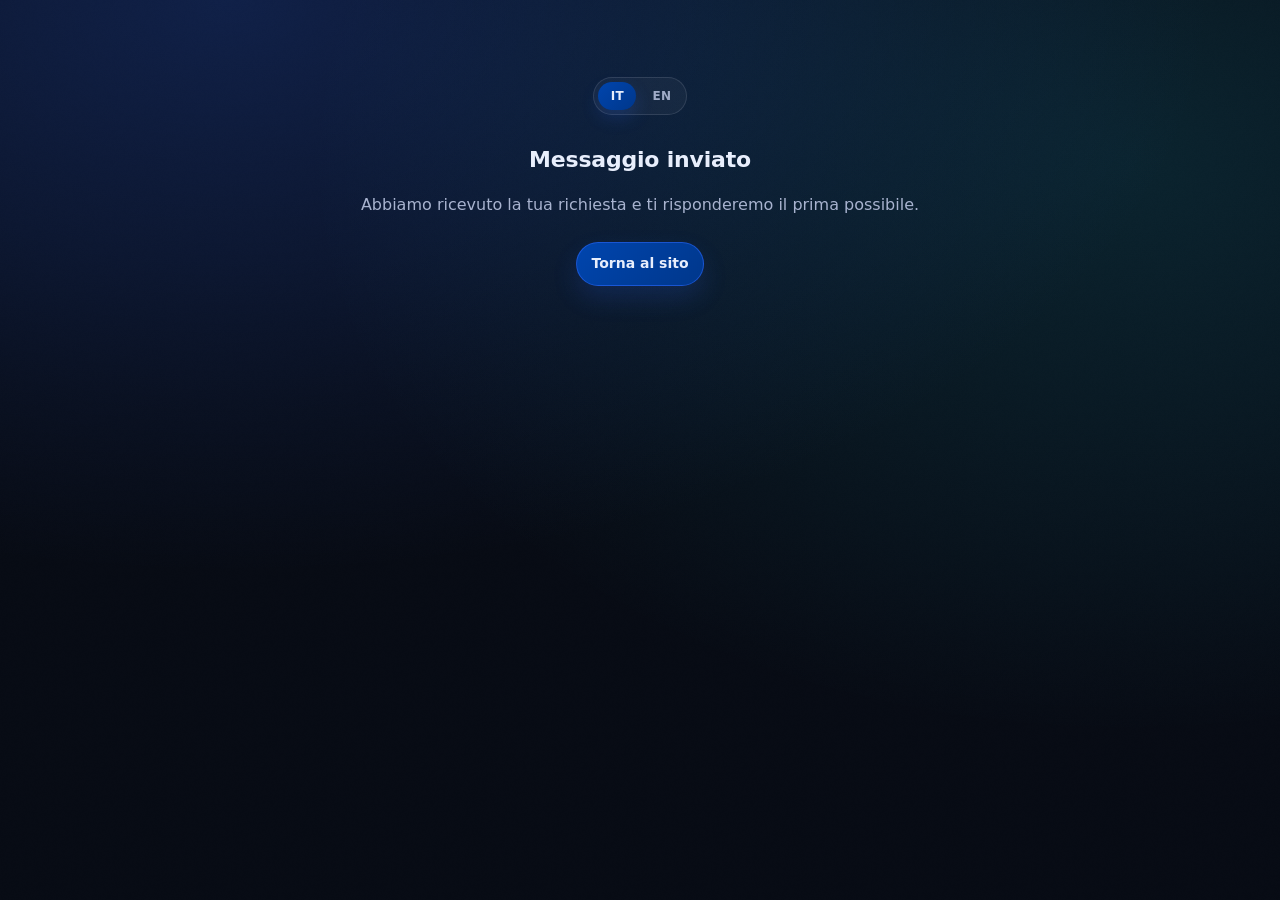
<file: conferma.html>
<!doctype html>
<html lang="it">
<head>
  <meta charset="utf-8" />
  <meta name="viewport" content="width=device-width, initial-scale=1" />

  <title>Messaggio inviato – TBtech</title>

  <link rel="stylesheet" href="style.css" />
  <link rel="icon" type="image/png" href="miniLogo.png" />
</head>

<body>
  <main class="sezione">
    <div class="contenitore pagina-conferma">
      <div class="selettore-lingua selettore-lingua-pagina">
        <button class="bottone-lingua attivo" type="button" data-lingua="it">IT</button>
        <button class="bottone-lingua" type="button" data-lingua="en">EN</button>
      </div>

      <h1 class="titolo-sezione" data-i18n="confirm_title">Messaggio inviato</h1>

      <p class="testo-secondario" data-i18n="confirm_text">
        Abbiamo ricevuto la tua richiesta e ti risponderemo il prima possibile.
      </p>

      <p class="spazio-alto">
        <a class="pulsante pulsante-primario" href="/index.html" data-i18n="confirm_back">
          Torna al sito
        </a>
      </p>
    </div>
  </main>

  <script src="app.js"></script>
</body>
</html>
</file>
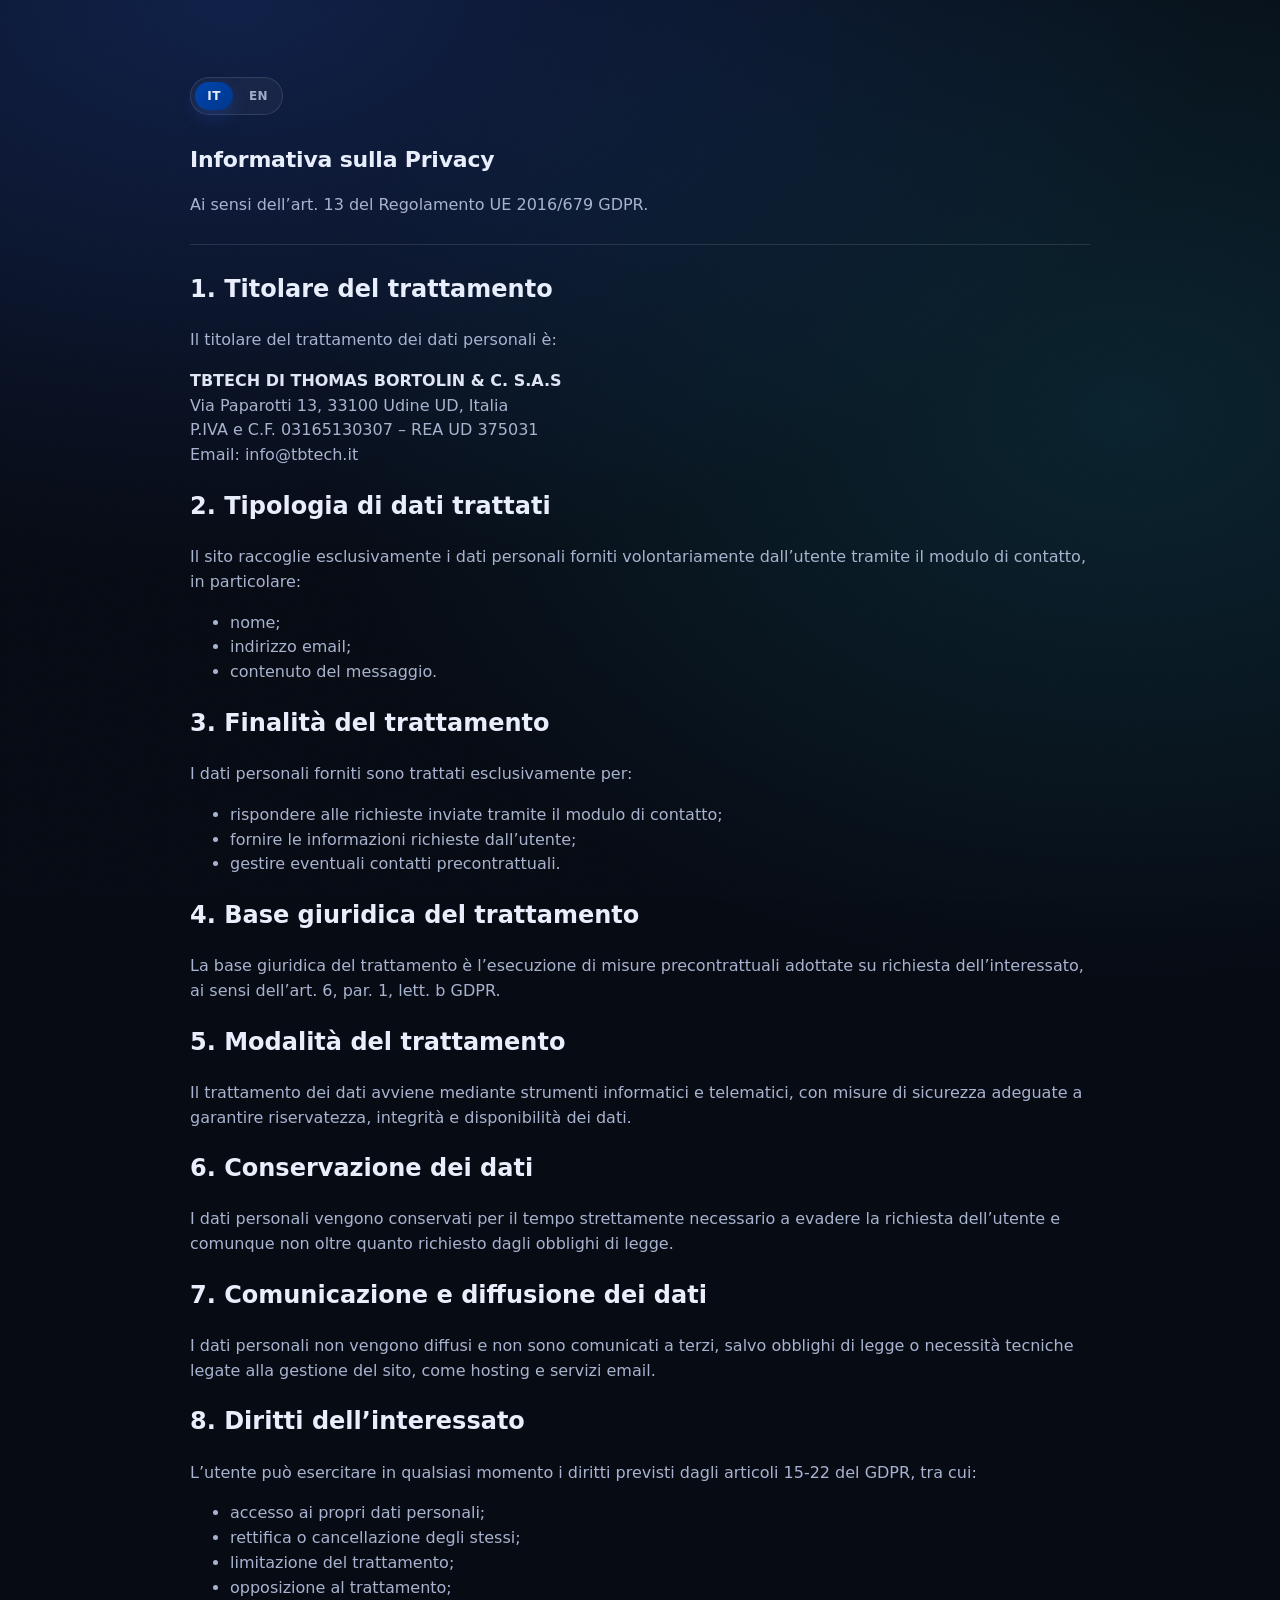
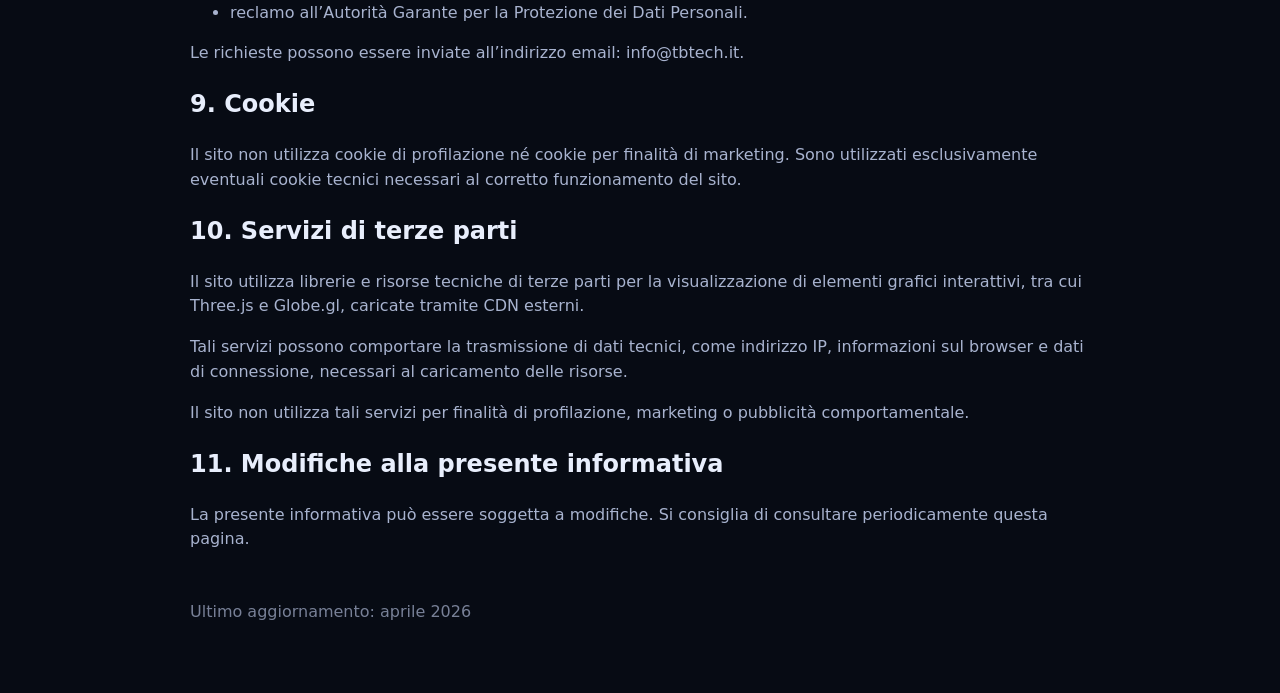
<file: privacy.html>
<!doctype html>
<html lang="it">
<head>
  <meta charset="utf-8" />
  <meta name="viewport" content="width=device-width, initial-scale=1" />

  <title>Privacy Policy – TBtech</title>

  <meta
    name="description"
    content="Informativa sulla privacy del sito TBtech, ai sensi del Regolamento UE 2016/679 GDPR."
  />

  <link rel="stylesheet" href="style.css" />
  <link rel="icon" type="image/png" href="miniLogo.png" />
</head>

<body>
  <main class="sezione">
    <div class="contenitore pagina-legale">
      <div class="selettore-lingua selettore-lingua-pagina">
        <button class="bottone-lingua attivo" type="button" data-lingua="it">IT</button>
        <button class="bottone-lingua" type="button" data-lingua="en">EN</button>
      </div>

      <h1 class="titolo-sezione" data-i18n="privacy_title">Informativa sulla Privacy</h1>

      <p class="testo-secondario" data-i18n="privacy_intro">
        Ai sensi dell’art. 13 del Regolamento UE 2016/679 GDPR.
      </p>

      <hr />

      <h2 data-i18n="privacy_1_title">1. Titolare del trattamento</h2>
      <p class="testo-secondario" data-i18n="privacy_1_text">
        Il titolare del trattamento dei dati personali è:
      </p>
      <p class="testo-secondario">
        <strong>TBTECH DI THOMAS BORTOLIN &amp; C. S.A.S</strong><br />
        Via Paparotti 13, 33100 Udine UD, Italia<br />
        P.IVA e C.F. 03165130307 – REA UD 375031<br />
        Email: <a href="mailto:info@tbtech.it">info@tbtech.it</a>
      </p>

      <h2 data-i18n="privacy_2_title">2. Tipologia di dati trattati</h2>
      <p class="testo-secondario" data-i18n="privacy_2_text">
        Il sito raccoglie esclusivamente i dati personali forniti volontariamente
        dall’utente tramite il modulo di contatto, in particolare:
      </p>
      <ul class="testo-secondario">
        <li data-i18n="privacy_li_name">nome;</li>
        <li data-i18n="privacy_li_email">indirizzo email;</li>
        <li data-i18n="privacy_li_message">contenuto del messaggio.</li>
      </ul>

      <h2 data-i18n="privacy_3_title">3. Finalità del trattamento</h2>
      <p class="testo-secondario" data-i18n="privacy_3_text">
        I dati personali forniti sono trattati esclusivamente per:
      </p>
      <ul class="testo-secondario">
        <li data-i18n="privacy_li_reply">rispondere alle richieste inviate tramite il modulo di contatto;</li>
        <li data-i18n="privacy_li_info">fornire le informazioni richieste dall’utente;</li>
        <li data-i18n="privacy_li_precontract">gestire eventuali contatti precontrattuali.</li>
      </ul>

      <h2 data-i18n="privacy_4_title">4. Base giuridica del trattamento</h2>
      <p class="testo-secondario" data-i18n="privacy_4_text">
        La base giuridica del trattamento è l’esecuzione di misure precontrattuali
        adottate su richiesta dell’interessato, ai sensi dell’art. 6, par. 1,
        lett. b GDPR.
      </p>

      <h2 data-i18n="privacy_5_title">5. Modalità del trattamento</h2>
      <p class="testo-secondario" data-i18n="privacy_5_text">
        Il trattamento dei dati avviene mediante strumenti informatici e telematici,
        con misure di sicurezza adeguate a garantire riservatezza, integrità e
        disponibilità dei dati.
      </p>

      <h2 data-i18n="privacy_6_title">6. Conservazione dei dati</h2>
      <p class="testo-secondario" data-i18n="privacy_6_text">
        I dati personali vengono conservati per il tempo strettamente necessario
        a evadere la richiesta dell’utente e comunque non oltre quanto richiesto
        dagli obblighi di legge.
      </p>

      <h2 data-i18n="privacy_7_title">7. Comunicazione e diffusione dei dati</h2>
      <p class="testo-secondario" data-i18n="privacy_7_text">
        I dati personali non vengono diffusi e non sono comunicati a terzi,
        salvo obblighi di legge o necessità tecniche legate alla gestione del sito,
        come hosting e servizi email.
      </p>

      <h2 data-i18n="privacy_8_title">8. Diritti dell’interessato</h2>
      <p class="testo-secondario" data-i18n="privacy_8_text">
        L’utente può esercitare in qualsiasi momento i diritti previsti dagli
        articoli 15-22 del GDPR, tra cui:
      </p>
      <ul class="testo-secondario">
        <li data-i18n="privacy_li_access">accesso ai propri dati personali;</li>
        <li data-i18n="privacy_li_edit">rettifica o cancellazione degli stessi;</li>
        <li data-i18n="privacy_li_limit">limitazione del trattamento;</li>
        <li data-i18n="privacy_li_object">opposizione al trattamento;</li>
        <li data-i18n="privacy_li_complaint">reclamo all’Autorità Garante per la Protezione dei Dati Personali.</li>
      </ul>
      <p class="testo-secondario" data-i18n-html="privacy_8_contact">
        Le richieste possono essere inviate all’indirizzo email:
        <a href="mailto:info@tbtech.it">info@tbtech.it</a>.
      </p>

      <h2 data-i18n="privacy_9_title">9. Cookie</h2>
      <p class="testo-secondario" data-i18n="privacy_9_text">
        Il sito non utilizza cookie di profilazione né cookie per finalità di
        marketing. Sono utilizzati esclusivamente eventuali cookie tecnici necessari
        al corretto funzionamento del sito.
      </p>

      <h2 data-i18n="privacy_10_title">10. Servizi di terze parti</h2>
      <p class="testo-secondario" data-i18n="privacy_10_text_1">
        Il sito utilizza librerie e risorse tecniche di terze parti per la visualizzazione di elementi grafici interattivi, tra cui Three.js e Globe.gl, caricate tramite CDN esterni.
      </p>
      <p class="testo-secondario" data-i18n="privacy_10_text_2">
        Tali servizi possono comportare la trasmissione di dati tecnici, come indirizzo IP, informazioni sul browser e dati di connessione, necessari al caricamento delle risorse.
      </p>
      <p class="testo-secondario" data-i18n="privacy_10_text_3">
        Il sito non utilizza tali servizi per finalità di profilazione, marketing o pubblicità comportamentale.
      </p>

      <h2 data-i18n="privacy_11_title">11. Modifiche alla presente informativa</h2>
      <p class="testo-secondario" data-i18n="privacy_11_text">
        La presente informativa può essere soggetta a modifiche. Si consiglia di
        consultare periodicamente questa pagina.
      </p>

      <p class="testo-secondario nota-aggiornamento" data-i18n="privacy_updated">
        Ultimo aggiornamento: aprile 2026
      </p>
    </div>
  </main>

  <script src="app.js"></script>
</body>
</html>
</file>
<file: style.css>
:root {
  --sfondo: #070b14;
  --superficie: #0b1222;
  --superficie-2: #0a1630;
  --testo: #e8eefc;
  --testo-secondario: #a8b3cf;
  --bordo: rgba(232, 238, 252, 0.12);

  --primario: #0045ae;
  --primario-scuro: #00378b;
  --accento: #1a58b6;

  --ombra: 0 16px 42px rgba(0, 0, 0, 0.42);
  --raggio: 18px;

  --larghezza-contenitore: 1180px;
  --spazio-laterale: 20px;

  --font-principale: ui-sans-serif, system-ui, -apple-system, BlinkMacSystemFont,
    "Segoe UI", Roboto, Arial, sans-serif;
}

/* =========================================================
   Base
   ========================================================= */
* {
  box-sizing: border-box;
}

html {
  scroll-behavior: smooth;
  scroll-padding-top: 88px;
}

section[id] {
  scroll-margin-top: 88px;
}

html,
body {
  min-height: 100%;
}

body {
  margin: 0;
  padding-top: 25px;
  color: var(--testo);
  font-family: var(--font-principale);
  line-height: 1.55;
  background-color: var(--sfondo);
  background-image:
    radial-gradient(
      1200px 700px at 18% 0%,
      rgba(47, 107, 255, 0.22) 0%,
      rgba(47, 107, 255, 0.12) 38%,
      rgba(47, 107, 255, 0.06) 58%,
      rgba(47, 107, 255, 0) 82%
    ),
    radial-gradient(
      1000px 700px at 88% 18%,
      rgba(34, 211, 238, 0.12) 0%,
      rgba(34, 211, 238, 0.06) 45%,
      rgba(34, 211, 238, 0) 82%
    );
  background-repeat: no-repeat;
  background-size: cover;
}

body::before {
  content: "";
  position: fixed;
  inset: 0;
  z-index: 0;
  pointer-events: none;
  opacity: 0.04;
  mix-blend-mode: overlay;
  background-repeat: repeat;
  background-image: url("data:image/svg+xml,%3Csvg xmlns='http://www.w3.org/2000/svg' width='160' height='160'%3E%3Cfilter id='n'%3E%3CfeTurbulence type='fractalNoise' baseFrequency='.9' numOctaves='2' stitchTiles='stitch'/%3E%3C/filter%3E%3Crect width='160' height='160' filter='url(%23n)' opacity='.35'/%3E%3C/svg%3E");
}

a {
  color: inherit;
  text-decoration: none;
}

strong {
  color: rgba(232, 238, 252, 0.96);
}

hr {
  border: 0;
  border-top: 1px solid rgba(232, 238, 252, 0.12);
  margin: 26px 0;
}

.testata-sito,
main,
.piè-di-pagina {
  position: relative;
  z-index: 1;
}

.contenitore {
  width: min(
    var(--larghezza-contenitore),
    calc(100% - (var(--spazio-laterale) * 2))
  );
  margin: 0 auto;
}

.visually-hidden {
  position: absolute !important;
  left: -9999px !important;
  width: 1px !important;
  height: 1px !important;
  overflow: hidden !important;
}

.spazio-alto {
  margin-top: 24px;
}

.pagina-conferma {
  max-width: 760px;
  text-align: center;
}

.pagina-legale {
  max-width: 900px;
}

.nota-aggiornamento {
  margin-top: 3rem;
  opacity: 0.7;
}

/* =========================================================
   Header
   ========================================================= */
.testata-sito {
  position: fixed;
  top: 0;
  left: 0;
  z-index: 1000;
  width: 100%;
  border-bottom: 1px solid rgba(232, 238, 252, 0.08);
  background: rgba(7, 11, 20, 0.78);
  backdrop-filter: blur(16px);
  box-shadow: 0 18px 50px rgba(0, 0, 0, 0.24);
}

.testata-interna {
  display: flex;
  align-items: center;
  justify-content: space-between;
  gap: 14px;
  min-height: 88px;
  padding: 0;
}

.logo-marchio {
  display: block;
  width: auto;
  height: 58px;
  object-fit: contain;
}

.marchio {
  display: flex;
  align-items: center;
  flex-shrink: 0;
}

.logo-footer {
  height: 42px;
  width: auto;
  display: block;
  margin-bottom: 14px;
}

.marchio-footer {
  margin-bottom: 16px;
}

.logo-footer,
.marchio-footer .logo-marchio {
  height: 44px;
  width: auto;
  display: block;
}

.menu-principale,
.azioni-testata,
.azioni-hero,
.destra-footer {
  display: flex;
  align-items: center;
}

.menu-principale {
  gap: 14px;
}

.azioni-testata,
.azioni-hero,
.destra-footer {
  gap: 10px;
}

.link-menu,
.link-menu-mobile,
.link-footer {
  transition:
    color 0.22s ease,
    background 0.22s ease,
    border-color 0.22s ease,
    transform 0.22s ease;
}

.link-menu {
  padding: 8px 25px;
  border-radius: 12px;
  color: rgba(168, 179, 207, 0.92);
  font-size: 14px;
  font-weight: 750;
}

.link-menu:hover,
.link-menu.attivo,
.link-menu-mobile.attivo {
  color: var(--testo);
  background: rgba(47, 107, 255, 0.1);
}

.link-menu:hover {
  transform: translateY(-1px);
  background: rgba(255, 255, 255, 0.03);
}

.link-menu.attivo,
.link-menu-mobile.attivo {
  border: 1px solid rgba(47, 107, 255, 0.2);
  box-shadow: inset 0 0 0 1px rgba(255, 255, 255, 0.02);
}

/* =========================================================
   Menu mobile
   ========================================================= */
.bottone-menu {
  position: relative;
  display: none;
  align-items: center;
  justify-content: center;
  width: 46px;
  height: 46px;
  padding: 0;
  border: 1px solid var(--bordo);
  border-radius: 14px;
  background: rgba(255, 255, 255, 0.04);
  cursor: pointer;
  transition:
    background 0.2s ease,
    transform 0.2s ease,
    border-color 0.2s ease;
}

.bottone-menu:hover {
  border-color: rgba(232, 238, 252, 0.18);
  background: rgba(255, 255, 255, 0.07);
}

.bottone-menu:active {
  transform: scale(0.98);
}

.icona-menu {
  position: relative;
  display: block;
  width: 20px;
  height: 14px;
}

.riga-menu {
  position: absolute;
  left: 0;
  width: 20px;
  height: 2px;
  border-radius: 999px;
  background: var(--testo);
  transition:
    top 0.25s ease,
    opacity 0.25s ease,
    transform 0.25s ease;
}

.riga-menu-alta {
  top: 0;
}

.riga-menu-centro {
  top: 6px;
}

.riga-menu-bassa {
  top: 12px;
}

.bottone-menu.aperto .riga-menu-alta {
  top: 6px;
  transform: rotate(45deg);
}

.bottone-menu.aperto .riga-menu-centro {
  opacity: 0;
}

.bottone-menu.aperto .riga-menu-bassa {
  top: 6px;
  transform: rotate(-45deg);
}

.menu-mobile-tendina {
  max-height: 0;
  overflow: hidden;
  opacity: 0;
  border-top: 1px solid rgba(232, 238, 252, 0.06);
  background: rgba(6, 11, 22, 0.96);
  transition:
    max-height 0.32s ease,
    opacity 0.25s ease;
}

.menu-mobile-tendina.aperto {
  max-height: 420px;
  opacity: 1;
}

.contenuto-menu-mobile {
  padding: 14px 0 18px;
}

.navigazione-mobile {
  display: flex;
  flex-direction: column;
  gap: 8px;
}

.link-menu-mobile {
  display: block;
  padding: 14px 12px;
  border: 1px solid rgba(232, 238, 252, 0.06);
  border-radius: 12px;
  color: var(--testo);
  font-weight: 800;
  background: rgba(255, 255, 255, 0.02);
}

.link-menu-mobile:hover {
  border-color: rgba(232, 238, 252, 0.12);
  background: rgba(255, 255, 255, 0.05);
  transform: translateY(-1px);
}

.azioni-menu-mobile {
  margin-top: 14px;
}

/* =========================================================
   Pulsanti e form
   ========================================================= */
.pulsante {
  display: inline-block;
  padding: 10px 14px;
  border: 1px solid var(--bordo);
  border-radius: 999px;
  color: var(--testo);
  font-size: 14px;
  font-weight: 850;
  background: rgba(255, 255, 255, 0.04);
  cursor: pointer;
  transition:
    filter 0.22s ease,
    transform 0.22s ease,
    box-shadow 0.22s ease,
    border-color 0.22s ease;
}

.pulsante:hover {
  filter: brightness(1.06);
  transform: translateY(-1px);
}

.pulsante:active {
  transform: translateY(0);
}

.pulsante-primario {
  border-color: rgba(47, 107, 255, 0.55);
  background: linear-gradient(135deg, var(--primario), var(--primario-scuro));
  box-shadow: 0 12px 26px rgba(47, 107, 255, 0.16);
}

.pulsante-primario:hover {
  box-shadow: 0 16px 32px rgba(47, 107, 255, 0.24);
}

.pulsante-secondario {
  background: rgba(255, 255, 255, 0.02);
}

.pulsante-grande {
  padding: 12px 18px;
}

.pulsante-largo {
  width: 100%;
  text-align: center;
}

.campo-input {
  padding: 10px 12px;
  border: 1px solid var(--bordo);
  border-radius: 14px;
  color: var(--testo);
  outline: none;
  background: rgba(255, 255, 255, 0.03);
  transition:
    border-color 0.22s ease,
    box-shadow 0.22s ease,
    background 0.22s ease;
}

.campo-input:focus {
  border-color: rgba(47, 107, 255, 0.45);
  background: rgba(255, 255, 255, 0.05);
  box-shadow: 0 0 0 4px rgba(47, 107, 255, 0.12);
}

.campo-input::placeholder {
  color: rgba(168, 179, 207, 0.75);
}

.campo-pieno {
  width: 100%;
}

textarea.campo-input {
  resize: vertical;
}

/* =========================================================
   Hero
   ========================================================= */
.hero {
  position: relative;
  overflow: hidden;
  padding: 64px 0 28px;
  background: linear-gradient(
    180deg,
    rgba(6, 18, 40, 0.35) 0%,
    rgba(7, 11, 20, 0) 100%
  );
}

.sfondo-hero {
  position: absolute;
  inset: 0;
  pointer-events: none;
  background:
    linear-gradient(
      180deg,
      rgba(5, 16, 36, 0.88) 0%,
      rgba(8, 24, 52, 0.72) 45%,
      rgba(7, 11, 20, 0) 100%
    ),
    radial-gradient(
      900px 420px at 75% 45%,
      rgba(47, 107, 255, 0.18),
      rgba(47, 107, 255, 0) 70%
    ),
    radial-gradient(
      700px 360px at 85% 55%,
      rgba(34, 211, 238, 0.1),
      rgba(34, 211, 238, 0) 72%
    );
}

.griglia-hero {
  display: grid;
  grid-template-columns: 1.05fr 0.95fr;
  gap: 24px;
  align-items: center;
}

.occhiello {
  margin: 0 0 14px;
  color: rgba(168, 179, 207, 0.92);
  font-size: 13px;
  font-weight: 800;
  letter-spacing: 0.4px;
  text-transform: uppercase;
}

.titolo-hero {
  margin: 0 0 14px;
  font-size: clamp(38px, 4.4vw, 64px);
  line-height: 1.02;
  letter-spacing: -0.9px;
}

.testo-intro-hero {
  max-width: 72ch;
  margin: 0 0 18px;
  color: rgba(232, 238, 252, 0.84);
  font-size: 16px;
}

.azioni-hero {
  flex-wrap: wrap;
  margin: 18px 0 20px;
}

.punti-forza {
  display: flex;
  flex-wrap: wrap;
  gap: 12px;
  margin-top: 10px;
}

.elemento-punto-forza {
  min-width: 170px;
  padding: 12px 14px;
  border: 1px solid rgba(232, 238, 252, 0.1);
  border-radius: 16px;
  background: rgba(255, 255, 255, 0.03);
  transition:
    transform 0.25s ease,
    border-color 0.25s ease,
    background 0.25s ease,
    box-shadow 0.25s ease;
}

.elemento-punto-forza:hover {
  border-color: rgba(47, 107, 255, 0.24);
  background: rgba(255, 255, 255, 0.04);
  box-shadow: 0 14px 26px rgba(0, 0, 0, 0.18);
  transform: translateY(-3px);
}

.titolo-punto-forza {
  font-weight: 950;
  letter-spacing: 0.2px;
}

.sotto-punto-forza {
  margin-top: 4px;
  color: var(--testo-secondario);
  font-size: 12px;
  font-weight: 800;
  letter-spacing: 0.6px;
  text-transform: uppercase;
}

.riquadro-evidenza {
  margin-top: 14px;
  padding: 12px 14px;
  border: 1px solid rgba(47, 107, 255, 0.2);
  border-radius: 16px;
  background: rgba(47, 107, 255, 0.07);
}

.contenitore-immagine-hero {
  position: relative;
  display: flex;
  align-items: center;
  justify-content: flex-end;
  min-height: 420px;
}

.alone-immagine-hero {
  position: absolute;
  inset: -30% -20%;
  z-index: 0;
  pointer-events: none;
  opacity: 0.95;
  filter: blur(18px);
  background:
    radial-gradient(
      600px 420px at 70% 50%,
      rgba(47, 107, 255, 0.22),
      rgba(47, 107, 255, 0) 65%
    ),
    radial-gradient(
      520px 380px at 55% 60%,
      rgba(34, 211, 238, 0.12),
      rgba(34, 211, 238, 0) 70%
    );
}

.immagine-hero {
  position: relative;
  z-index: 1;
  width: min(760px, 100%);
  height: auto;
  opacity: 0.96;
  pointer-events: none;
  filter: drop-shadow(0 28px 80px rgba(0, 0, 0, 0.55));
}

.divisore-hero {
  height: 1px;
  margin-top: 28px;
  border-radius: 999px;
  background: linear-gradient(
    90deg,
    rgba(232, 238, 252, 0),
    rgba(232, 238, 252, 0.12),
    rgba(232, 238, 252, 0)
  );
}

/* =========================================================
   Sezioni e layout
   ========================================================= */
.sezione {
  padding: 52px 0;
}

.testa-sezione {
  display: flex;
  align-items: flex-end;
  justify-content: space-between;
  gap: 16px;
  margin-bottom: 18px;
}

.titolo-sezione {
  margin: 0;
  font-size: 22px;
  letter-spacing: -0.2px;
}

.sottotitolo-sezione {
  margin: 8px 0 0;
  color: var(--testo-secondario);
  font-size: 13px;
  font-weight: 750;
}

.testo-secondario {
  color: var(--testo-secondario);
  font-size: medium;
}

.griglia-due-colonne,
.griglia-contatti {
  display: grid;
  grid-template-columns: 1fr 1fr;
}

.griglia-due-colonne {
  gap: 14px;
}

.griglia-contatti {
  gap: 20px;
  align-items: stretch;
}

.griglia-servizi {
  display: grid;
  grid-template-columns: repeat(12, 1fr);
  gap: 14px;
}

/* =========================================================
   Schede
   ========================================================= */
.scheda,
.servizio,
.scheda-mappa {
  border: 1px solid rgba(232, 238, 252, 0.1);
  border-radius: var(--raggio);
  background: rgba(255, 255, 255, 0.03);
}

.scheda {
  overflow: hidden;
  box-shadow: 0 14px 30px rgba(0, 0, 0, 0.25);
  transition:
    transform 0.22s ease,
    box-shadow 0.22s ease,
    border-color 0.22s ease,
    background 0.22s ease;
}

.scheda-morbida {
  background: rgba(11, 18, 34, 0.52);
  box-shadow: none;
}

.scheda-elevabile:hover {
  border-color: rgba(232, 238, 252, 0.14);
  background: rgba(11, 18, 34, 0.56);
  box-shadow: 0 14px 30px rgba(0, 0, 0, 0.24);
  transform: none;
}
.scheda-processo.scheda-elevabile:hover {
  background: #0b1222;
  transform: none;
}

.scheda-processo.scheda-elevabile:hover .media-scheda::before {
  opacity: 0.78;
}

.scheda-processo.scheda-elevabile:hover .media-scheda::after {
  background: rgba(7, 11, 20, 0.30);
}

/* Titoli schede */
.titolo-scheda {
  margin: 0;
  padding: 0;
  color: var(--testo);
  font-size: clamp(21px, 1.65vw, 27px);
  line-height: 1.25;
  font-weight: 950;
  letter-spacing: -0.3px;
}

.titolo-scheda2 {
  margin: 0 0 8px;
  padding: 0;
  color: var(--testo);
  font-size: clamp(18px, 1.35vw, 22px);
  line-height: 1.3;
  font-weight: 950;
  letter-spacing: -0.2px;
}

/* =========================================================
   Card sinistra: testo + approccio end-to-end
   ========================================================= */
.scheda-about {
  min-height: 305px;
  padding: 32px 36px;
  display: flex;
  flex-direction: column;
  justify-content: center;
  gap: 26px;
}

.contenuto-about-principale {
  display: grid;
  gap: 18px;
}

.contenuto-about-principale .testo-secondario {
  max-width: 680px;
  margin: 0;
  padding: 0;
  color: var(--testo-secondario);
  font-size: clamp(15px, 1.12vw, 18px);
  line-height: 1.75;
}

.contenuto-about-approccio {
  padding-top: 24px;
  border-top: 1px solid rgba(232, 238, 252, 0.1);
}

.contenuto-about-approccio .testo-scheda {
  max-width: 620px;
  font-size: 14px;
  line-height: 1.6;
}

.contenuto-about-approccio .etichette {
  margin-top: 16px;
}

/* =========================================================
   Card destra: solo immagine
   ========================================================= */
/* =========================================================
   Card destra: immagine con sfondo esteso dalla stessa foto
   ========================================================= */
.scheda-processo {
  min-height: 305px;
  padding: 0;
  display: flex;
  align-items: stretch;
  justify-content: stretch;
  overflow: hidden;
  position: relative;
  background: #0b1222;
}

.scheda-processo .media-scheda {
  position: relative;
  width: 100%;
  height: 100%;
  min-height: 305px;
  display: flex;
  align-items: center;
  justify-content: center;
  overflow: hidden;
  border-bottom: 0;
  border-radius: inherit;
  background: #0b1222;
}

/* Sfondo copiato dalla stessa immagine */
.scheda-processo .media-scheda::before {
  content: "";
  position: absolute;
  inset: -24px;
  z-index: 0;
  background-image: url("card-end2end.png");
  background-size: cover;
  background-position: center;
  background-repeat: no-repeat;
  filter: blur(22px);
  transform: scale(1.08);
  opacity: 0.72;
}

/* Velo scuro per uniformare lo sfondo copiato */
.scheda-processo .media-scheda::after {
  content: "";
  position: absolute;
  inset: 0;
  z-index: 1;
  pointer-events: none;
  background: rgba(7, 11, 20, 0.34);
}

/* Immagine reale: dimensioni originali */
.scheda-processo .immagine-card-processo {
  position: relative;
  z-index: 2;
  display: block;
  width: 100%;
  height: 100%;
  padding: 0;
  object-fit: contain;
  object-position: center;
  transform: scale(1.08);
  transform-origin: center;
}
/* Testi schede generici */
.testo-scheda {
  margin: 0;
  color: rgba(232, 238, 252, 0.82);
  font-size: 13px;
}

.etichette {
  display: flex;
  flex-wrap: wrap;
  gap: 8px;
  margin-top: 12px;
}

.etichetta {
  display: inline-flex;
  align-items: center;
  gap: 8px;
  padding: 7px 11px;
  border: 1px solid rgba(232, 238, 252, 0.1);
  border-radius: 999px;
  color: rgba(232, 238, 252, 0.86);
  font-size: 12px;
  font-weight: 800;
  background: rgba(255, 255, 255, 0.03);
  transition:
    transform 0.2s ease,
    border-color 0.2s ease,
    background 0.2s ease;
}

.etichetta:hover {
  border-color: rgba(47, 107, 255, 0.18);
  background: rgba(255, 255, 255, 0.05);
  transform: translateY(-1px);
}

.punto-etichetta {
  display: inline-block;
  flex: 0 0 auto;
  width: 8px;
  height: 8px;
  border-radius: 999px;
  box-shadow: 0 0 12px currentColor;
}

.punto-affidabilita {
  color: #38bdf8;
  background: #38bdf8;
}

.punto-conformita {
  color: #05fa3a;
  background: #05fa3a;
}

.punto-performance {
  color: #fa0505;
  background: #fa0505;
}

/* =========================================================
   Servizi
   ========================================================= */
.servizio {
  grid-column: span 3;
  padding: 14px;
  transition:
    transform 0.28s ease,
    box-shadow 0.28s ease,
    border-color 0.28s ease,
    background 0.28s ease;
}

.servizio:hover {
  border-color: rgba(47, 107, 255, 0.22);
  background: linear-gradient(
    180deg,
    rgba(255, 255, 255, 0.04),
    rgba(255, 255, 255, 0.03)
  );
  box-shadow: 0 20px 38px rgba(0, 0, 0, 0.24);
  transform: translateY(-5px);
}

.icona-servizio {
  display: grid;
  place-items: center;
  width: 46px;
  height: 46px;
  margin-bottom: 10px;
  border: 1px solid rgba(47, 107, 255, 0.26);
  border-radius: 16px;
  font-size: 12px;
  font-weight: 950;
  background: rgba(47, 107, 255, 0.1);
  transition:
    transform 0.25s ease,
    box-shadow 0.25s ease;
}

.icona-servizio img{
  width: 32px;
  height: 32px;
  display: block;
}

.servizio:hover .icona-servizio {
  box-shadow: 0 10px 18px rgba(47, 107, 255, 0.18);
  transform: scale(1.04);
}

.servizio h3 {
  margin: 0 0 6px;
}

.servizio p {
  margin: 6px 0;
}

/* =========================================================
   Globo
   ========================================================= */
.scheda-mappa {
  max-width: 900px;
  min-height: 520px;
  margin: 0 auto;
  overflow: hidden;
  display: flex;
  flex-direction: column;
}

.testa-mappa {
  padding: 14px;
  border-bottom: 1px solid rgba(232, 238, 252, 0.08);
  background: rgba(11, 18, 34, 0.55);
}

.titolo-mappa {
  margin: 0;
}

#globo-3d {
  position: relative;
  width: 100%;
  height: 520px;
  min-height: 520px;
  overflow: hidden;
  background: #020611;
}

.globe-overlay {
  position: absolute;
  inset: 0;
  z-index: 50;
  pointer-events: none;
}

.flight-svg {
  position: absolute;
  inset: 0;
  width: 100%;
  height: 520px;
  overflow: visible;
}

.flight-path {
  fill: none;
  stroke: rgba(0, 255, 179, 0.708);
  stroke-width: 2.4;
  stroke-linecap: round;
  stroke-linejoin: round;
  filter: drop-shadow(0 0 6px rgba(0, 255, 136, 0.85));
}

.city-label {
  position: absolute;
  padding: 5px 9px;
  border: 1px solid rgba(255, 255, 255, 0.24);
  border-radius: 999px;
  color: #ffffff;
  font-size: 12px;
  font-weight: 850;
  line-height: 1;
  white-space: nowrap;
  background: rgba(2, 6, 17, 0.86);
  text-shadow: 0 1px 6px rgba(0, 0, 0, 0.95);
  box-shadow: 0 6px 16px rgba(0, 0, 0, 0.35);
  transform: translate(-50%, -50%);
}

.city-label-home {
  border-color: rgba(255, 255, 255, 0.34);
  background: #0045ae;
  box-shadow: 0 0 18px rgba(0, 69, 174, 0.75);
}

.airplane-marker {
  position: absolute;
  color: #ffffff;
  font-size: 22px;
  line-height: 1;
  filter: drop-shadow(0 0 8px rgba(0, 220, 255, 0.95));
}

/* =========================================================
   Contatti
   ========================================================= */
.griglia-contatti > .scheda {
  width: 100%;
  min-width: 0;
  padding: 22px;
}

.lista-contatti {
  display: grid;
  gap: 12px;
  margin-top: 14px;
}

.elemento-contatto {
  padding: 12px 14px;
  border: 1px solid rgba(232, 238, 252, 0.1);
  border-radius: 14px;
  background: rgba(255, 255, 255, 0.02);
  transition:
    transform 0.22s ease,
    border-color 0.22s ease,
    background 0.22s ease;
}

.elemento-contatto:hover {
  border-color: rgba(47, 107, 255, 0.18);
  background: rgba(255, 255, 255, 0.04);
  transform: translateY(-2px);
}

.etichetta-contatto {
  color: rgba(168, 179, 207, 0.9);
  font-size: 12px;
  font-weight: 950;
  letter-spacing: 0.6px;
  text-transform: uppercase;
}

.valore-contatto {
  display: inline-block;
  margin-top: 6px;
  font-weight: 900;
}

.form-contatti {
  display: flex;
  flex-direction: column;
  justify-content: flex-start;
  padding: 22px;
}

.form-contatti h3 {
  margin: 0 0 18px;
}

.campo-form {
  display: grid;
  gap: 8px;
  margin: 0 0 18px;
}

.campo-form span {
  color: rgba(232, 238, 252, 0.9);
  font-size: 13px;
  font-weight: 900;
}

.stato-form {
  min-height: 20px;
  margin: 10px 0 0;
}

/* =========================================================
   Footer
   ========================================================= */
.piè-di-pagina {
  padding: 22px 0;
  border-top: 1px solid rgba(232, 238, 252, 0.08);
  background: rgba(0, 0, 0, 0.18);
}

.interno-footer {
  display: flex;
  align-items: flex-start;
  justify-content: space-between;
  gap: 18px;
}

.link-footer {
  color: rgba(168, 179, 207, 0.92);
  font-size: 13px;
  font-weight: 900;
}

.link-footer:hover {
  color: var(--testo);
}

/* =========================================================
   Animazioni
   ========================================================= */
.apparizione {
  opacity: 0;
  transform: translateY(12px);
  transition:
    opacity 0.7s ease,
    transform 0.7s ease;
}

.apparizione.visibile {
  opacity: 1;
  transform: translateY(0);
}

/* =========================================================
   Responsive
   ========================================================= */
@media (min-width: 981px) {
  
  .immagine-hero {
    margin-right: -10px;
  }
}

@media (max-width: 980px) {
  .hero {
    padding: 46px 0 22px;
  }

  .griglia-hero,
  .griglia-due-colonne,
  .griglia-contatti {
    grid-template-columns: 1fr;
  }

  .contenitore-immagine-hero {
    min-height: 320px;
  }

  .servizio {
    grid-column: span 6;
  }
}

@media (max-width: 1024px) {
   html {
    scroll-padding-top: 72px;
  }

  section[id] {
    scroll-margin-top: 72px;
  }
  
  body {
    padding-top: 18px;
  }

  .menu-principale,
  .azioni-testata {
    display: none;
  }

  .bottone-menu {
    display: inline-flex;
  }

  .testa-sezione {
    flex-direction: column;
    align-items: stretch;
  }

  .servizio {
    grid-column: span 12;
  }

  .interno-footer {
    flex-direction: column;
  }

  .destra-footer {
    flex-wrap: wrap;
  }
}
/* =========================================================
   Selettore lingua manuale IT / EN
   ========================================================= */
.selettore-lingua {
  display: inline-flex;
  align-items: center;
  gap: 6px;
  padding: 4px;
  border: 1px solid rgba(232, 238, 252, 0.12);
  border-radius: 999px;
  background: rgba(255, 255, 255, 0.04);
}

.bottone-lingua {
  min-width: 38px;
  padding: 7px 10px;
  border: 0;
  border-radius: 999px;
  color: rgba(168, 179, 207, 0.95);
  font-family: var(--font-principale);
  font-size: 12px;
  font-weight: 900;
  letter-spacing: 0.4px;
  background: transparent;
  cursor: pointer;
  transition:
    color 0.22s ease,
    background 0.22s ease,
    transform 0.22s ease;
}

.bottone-lingua:hover {
  color: var(--testo);
  background: rgba(255, 255, 255, 0.06);
  transform: translateY(-1px);
}

.bottone-lingua.attivo {
  color: var(--testo);
  background: linear-gradient(135deg, var(--primario), var(--primario-scuro));
  box-shadow: 0 8px 18px rgba(47, 107, 255, 0.18);
}

.selettore-lingua-mobile {
  display: flex;
  justify-content: center;
  margin-top: 14px;
}

.selettore-lingua-pagina {
  width: fit-content;
  margin: 0 auto 28px;
}

@media (max-width: 1024px) {
  .testata-interna > .selettore-lingua {
    display: none;
  }
}
</file>
